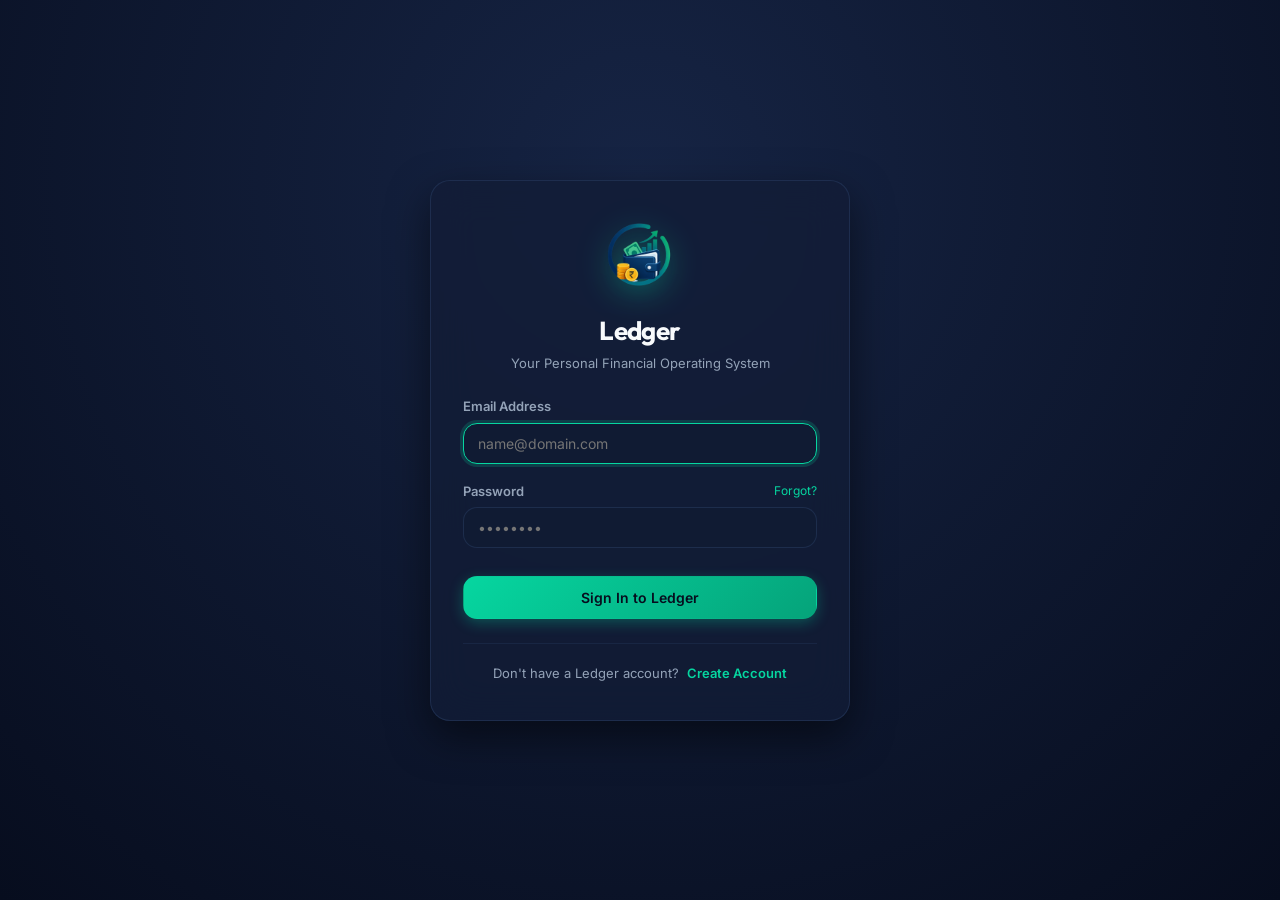
<file: templates/login.html>
<!DOCTYPE html>
<html lang="en" data-theme="dark">
<head>
  <meta charset="UTF-8">
  <meta name="viewport" content="width=device-width, initial-scale=1.0, viewport-fit=cover">
  <meta name="theme-color" content="#070D1E">
  <meta name="apple-mobile-web-app-capable" content="yes">
  <meta name="apple-mobile-web-app-status-bar-style" content="black-translucent">
  <title>Sign In - Ledger Financial OS</title>
  <link rel="icon" type="image/png" href="/static/icons/logo-32.png">
  <link rel="manifest" href="/static/manifest.json">
  <link rel="stylesheet" href="/static/css/ledger.css">
  <style>
    body {
      display: flex;
      align-items: center;
      justify-content: center;
      min-height: 100vh;
      min-height: 100dvh;
      background: radial-gradient(circle at 50% 20%, #162444, var(--brand-navy-deep));
      padding: 20px;
    }
    .auth-card {
      width: 100%;
      max-width: 420px;
      background: var(--brand-card);
      backdrop-filter: blur(20px);
      -webkit-backdrop-filter: blur(20px);
      border: 1px solid var(--brand-border);
      border-radius: var(--radius-lg);
      padding: 36px 32px;
      box-shadow: var(--shadow-lg);
      text-align: center;
    }
    .auth-logo {
      width: 72px;
      height: 72px;
      margin-bottom: 16px;
      filter: drop-shadow(0 6px 16px rgba(6, 214, 160, 0.4));
    }
    @media (max-width: 480px) {
      body {
        padding: 16px 12px;
      }
      .auth-card {
        padding: 24px 18px;
        border-radius: var(--radius-md);
      }
    }
  </style>
</head>
<body>

<div class="auth-card">
  <img src="/static/icons/logo-192.png" alt="Ledger Logo" class="auth-logo">
  <h1 style="font-size: 26px; margin-bottom: 4px;">Ledger</h1>
  <p style="font-size: 13px; color: var(--text-secondary); margin-bottom: 24px;">Your Personal Financial Operating System</p>

  <div id="auth-error" style="display:none; padding:10px; border-radius:var(--radius-sm); background:var(--brand-danger-bg); border:1px solid rgba(239,71,111,0.3); color:var(--brand-danger); font-size:12px; margin-bottom:16px;"></div>


  <form id="login-form" onsubmit="handleLogin(event)" style="text-align: left;">
    <div class="form-group">
      <label class="form-label">Email Address</label>
      <input type="email" id="email" class="form-control" placeholder="name@domain.com" required autofocus>
    </div>

    <div class="form-group">
      <div style="display:flex; justify-content:space-between; align-items:center;">
        <label class="form-label">Password</label>
        <a href="/reset-password" style="font-size:12px; color:var(--brand-teal); text-decoration:none;">Forgot?</a>
      </div>
      <input type="password" id="password" class="form-control" placeholder="••••••••" required>
    </div>

    <button type="submit" id="submit-btn" class="btn btn-primary" style="width: 100%; padding: 12px; font-size: 14px; margin-top: 10px;">
      Sign In to Ledger
    </button>
  </form>

  <div style="margin-top: 24px; padding-top: 20px; border-top: 1px solid var(--brand-border-subtle); font-size: 13px; color: var(--text-secondary);">
    Don't have a Ledger account?
    <a href="/register" style="color: var(--brand-teal); font-weight: 600; text-decoration: none; margin-left: 4px;">Create Account</a>
  </div>
</div>

<script src="/static/js/api.js"></script>
<script>
// Check for valid existing persistent session before showing login form
(async function checkExistingSession() {
  const token = window.LedgerAPI.getToken();
  if (token) {
    const card = document.querySelector('.auth-card');
    if (card) card.style.display = 'none';

    let splash = document.createElement('div');
    splash.id = 'auth-splash-loader';
    splash.style.cssText = 'display:flex; flex-direction:column; align-items:center; justify-content:center; gap:16px; min-height:300px;';
    splash.innerHTML = `
      <img src="/static/icons/logo-192.png" alt="Ledger" style="width:72px; height:72px; filter:drop-shadow(0 0 20px rgba(6,214,160,0.4));">
      <div style="font-size:18px; font-weight:700; color:#F8FAFC; letter-spacing:-0.02em;">Ledger</div>
      <div style="font-size:12px; color:#94A3B8; display:flex; align-items:center; gap:8px;">
        <div class="spinner" style="width:14px; height:14px; border-width:2px; margin:0;"></div>
        <span>Restoring your session...</span>
      </div>
    `;
    document.body.appendChild(splash);

    // Watchdog to prevent getting stuck
    const watchdog = setTimeout(() => {
      splash.remove();
      if (card) card.style.display = 'block';
    }, 2500);

    try {
      const authRes = await window.LedgerAuth.checkSession();
      clearTimeout(watchdog);
      if (authRes.authenticated) {
        window.location.replace('/#dashboard');
        return;
      }
    } catch (e) {
      clearTimeout(watchdog);
    }

    splash.remove();
    if (card) card.style.display = 'block';
  }
})();


async function handleLogin(e) {
  e.preventDefault();
  const email = document.getElementById('email').value.trim();
  const password = document.getElementById('password').value;
  const errorBox = document.getElementById('auth-error');
  const btn = document.getElementById('submit-btn');

  if (!email || !password) {
    errorBox.textContent = 'Please enter both your email address and password';
    errorBox.style.display = 'block';
    return;
  }

  errorBox.style.display = 'none';
  btn.disabled = true;
  btn.textContent = 'Signing you in...';

  try {
    // 1. Send authentication request & verify credentials
    await window.LedgerAuth.login(email, password);

    // 2. Transition loading state
    btn.textContent = 'Loading Ledger...';

    // 3. Pre-warm financial data
    try {
      await Promise.all([
        window.LedgerAPI.getOverview().catch(() => null),
        window.LedgerAPI.getHealth().catch(() => null)
      ]);
    } catch (e) {
      // Non-blocking pre-warm
    }

    // 4. Open the main Dashboard directly
    window.location.replace('/#dashboard');
  } catch (err) {
    errorBox.textContent = err.message || 'Invalid email or password';
    errorBox.style.display = 'block';
    btn.disabled = false;
    btn.textContent = 'Sign In to Ledger';
  }
}
</script>

</body>
</html>
</file>
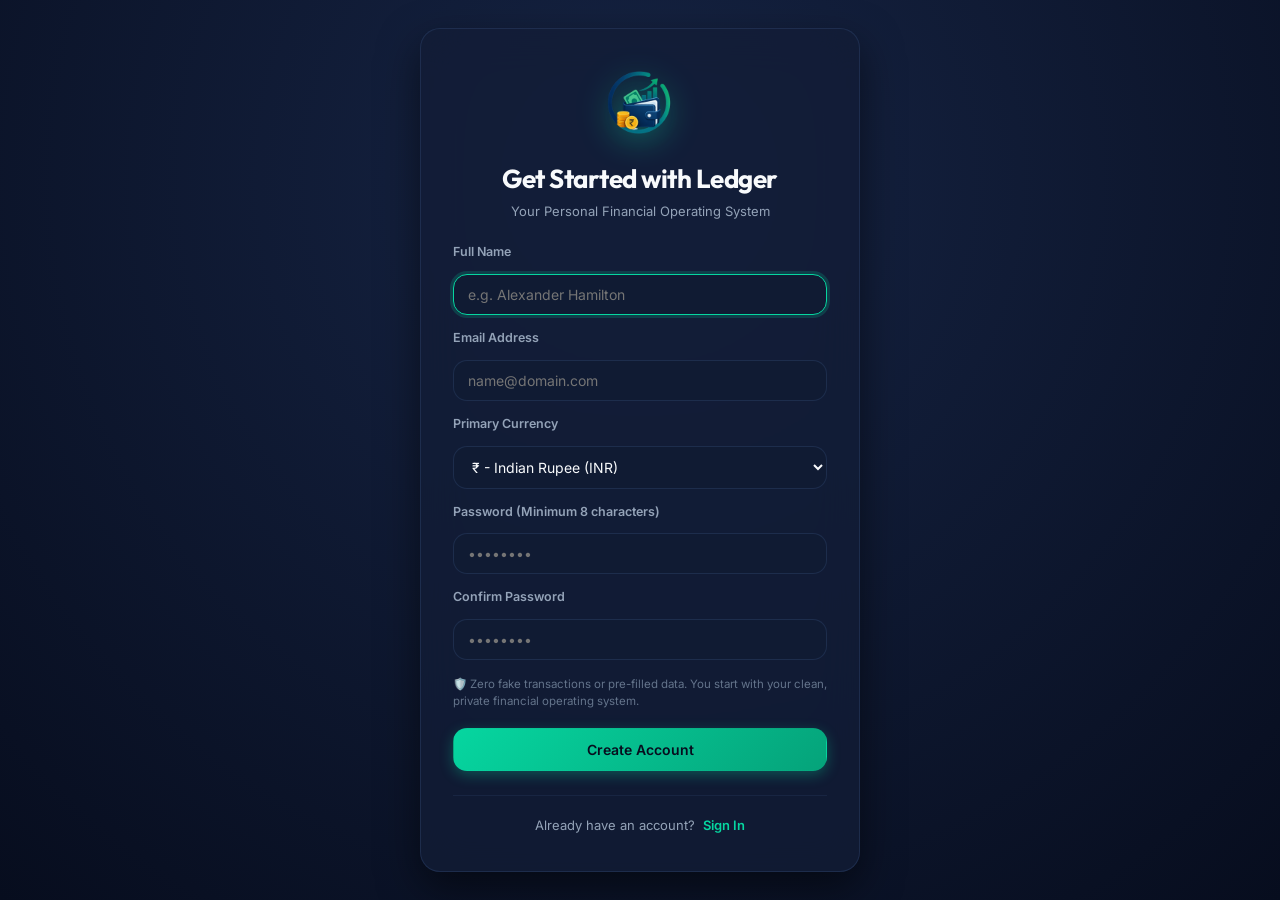
<file: templates/register.html>
<!DOCTYPE html>
<html lang="en" data-theme="dark">
<head>
  <meta charset="UTF-8">
  <meta name="viewport" content="width=device-width, initial-scale=1.0, viewport-fit=cover">
  <meta name="theme-color" content="#070D1E">
  <meta name="apple-mobile-web-app-capable" content="yes">
  <meta name="apple-mobile-web-app-status-bar-style" content="black-translucent">
  <title>Create Account - Ledger Financial OS</title>
  <link rel="icon" type="image/png" href="/static/icons/logo-32.png">
  <link rel="manifest" href="/static/manifest.json">
  <link rel="stylesheet" href="/static/css/ledger.css">
  <style>
    body {
      display: flex;
      align-items: center;
      justify-content: center;
      min-height: 100vh;
      min-height: 100dvh;
      background: radial-gradient(circle at 50% 20%, #162444, var(--brand-navy-deep));
      padding: 20px;
    }
    .auth-card {
      width: 100%;
      max-width: 440px;
      background: var(--brand-card);
      backdrop-filter: blur(20px);
      -webkit-backdrop-filter: blur(20px);
      border: 1px solid var(--brand-border);
      border-radius: var(--radius-lg);
      padding: 36px 32px;
      box-shadow: var(--shadow-lg);
      text-align: center;
      position: relative;
    }
    .auth-logo {
      width: 72px;
      height: 72px;
      margin-bottom: 16px;
      filter: drop-shadow(0 6px 16px rgba(6, 214, 160, 0.4));
    }
    .field-error {
      color: var(--brand-danger, #EF476F);
      font-size: 11.5px;
      margin-top: 4px;
      font-weight: 500;
      display: none;
    }
    .field-error.visible {
      display: block;
    }
    .input-invalid {
      border-color: var(--brand-danger, #EF476F) !important;
      box-shadow: 0 0 0 2px rgba(239, 71, 111, 0.2) !important;
    }
    .alert-banner {
      padding: 12px 14px;
      border-radius: var(--radius-sm);
      font-size: 13px;
      margin-bottom: 18px;
      text-align: left;
      line-height: 1.45;
    }
    .alert-danger {
      background: var(--brand-danger-bg, rgba(239, 71, 111, 0.12));
      border: 1px solid rgba(239, 71, 111, 0.35);
      color: #FFA5B8;
    }
    .alert-duplicate {
      background: rgba(245, 158, 11, 0.12);
      border: 1px solid rgba(245, 158, 11, 0.4);
      color: #FDE68A;
    }
    @media (max-width: 480px) {
      body {
        padding: 16px 12px;
      }
      .auth-card {
        padding: 24px 18px;
        border-radius: var(--radius-md);
      }
    }
  </style>
</head>
<body>

<div class="auth-card" id="register-card">
  <img src="/static/icons/logo-192.png" alt="Ledger Logo" class="auth-logo">
  <h1 style="font-size: 26px; margin-bottom: 4px; font-weight: 700; color: #F8FAFC; letter-spacing: -0.02em;">Get Started with Ledger</h1>
  <p style="font-size: 13px; color: var(--text-secondary); margin-bottom: 22px;">Your Personal Financial Operating System</p>

  <!-- Dynamic Alert Box -->
  <div id="auth-alert" style="display:none;"></div>

  <form id="register-form" onsubmit="handleRegister(event)" novalidate style="text-align: left;">
    <!-- Full Name -->
    <div class="form-group" style="margin-bottom: 14px;">
      <label class="form-label" for="full_name" style="font-size: 12.5px; font-weight: 600; color: var(--text-secondary); margin-bottom: 6px; display: block;">Full Name</label>
      <input type="text" id="full_name" class="form-control" placeholder="e.g. Alexander Hamilton" autocomplete="name" required autofocus>
      <div id="err-full-name" class="field-error"></div>
    </div>

    <!-- Email Address -->
    <div class="form-group" style="margin-bottom: 14px;">
      <label class="form-label" for="email" style="font-size: 12.5px; font-weight: 600; color: var(--text-secondary); margin-bottom: 6px; display: block;">Email Address</label>
      <input type="email" id="email" class="form-control" placeholder="name@domain.com" autocomplete="email" required>
      <div id="err-email" class="field-error"></div>
    </div>

    <!-- Currency -->
    <div class="form-group" style="margin-bottom: 14px;">
      <label class="form-label" for="currency" style="font-size: 12.5px; font-weight: 600; color: var(--text-secondary); margin-bottom: 6px; display: block;">Primary Currency</label>
      <select id="currency" class="form-control">
        <option value="₹">₹ - Indian Rupee (INR)</option>
        <option value="$">$ - US Dollar (USD)</option>
        <option value="€">€ - Euro (EUR)</option>
        <option value="£">£ - British Pound (GBP)</option>
        <option value="¥">¥ - Japanese Yen (JPY)</option>
        <option value="C$">C$ - Canadian Dollar (CAD)</option>
        <option value="A$">A$ - Australian Dollar (AUD)</option>
      </select>
    </div>

    <!-- Password -->
    <div class="form-group" style="margin-bottom: 14px;">
      <label class="form-label" for="password" style="font-size: 12.5px; font-weight: 600; color: var(--text-secondary); margin-bottom: 6px; display: block;">Password (Minimum 8 characters)</label>
      <input type="password" id="password" class="form-control" placeholder="••••••••" autocomplete="new-password" minlength="8" required>
      <div id="err-password" class="field-error"></div>
    </div>

    <!-- Confirm Password -->
    <div class="form-group" style="margin-bottom: 16px;">
      <label class="form-label" for="confirm_password" style="font-size: 12.5px; font-weight: 600; color: var(--text-secondary); margin-bottom: 6px; display: block;">Confirm Password</label>
      <input type="password" id="confirm_password" class="form-control" placeholder="••••••••" autocomplete="new-password" minlength="8" required>
      <div id="err-confirm-password" class="field-error"></div>
    </div>

    <div style="font-size: 11.5px; color: var(--text-muted); margin-bottom: 18px; line-height: 1.45;">
      🛡️ Zero fake transactions or pre-filled data. You start with your clean, private financial operating system.
    </div>

    <button type="submit" id="submit-btn" class="btn btn-primary" style="width: 100%; padding: 12px; font-size: 14px; font-weight: 600; display: flex; align-items: center; justify-content: center; gap: 8px;">
      <span id="submit-spinner" class="spinner" style="display:none; width:14px; height:14px; border-width:2px; margin:0;"></span>
      <span id="submit-btn-text">Create Account</span>
    </button>
  </form>

  <div style="margin-top: 24px; padding-top: 20px; border-top: 1px solid var(--brand-border-subtle); font-size: 13px; color: var(--text-secondary);">
    Already have an account?
    <a href="/login" id="link-signin" style="color: var(--brand-teal); font-weight: 600; text-decoration: none; margin-left: 4px;">Sign In</a>
  </div>
</div>

<script src="/static/js/api.js"></script>
<script>
// Explicit Form State Machine: 'idle' | 'submitting' | 'success' | 'error'
const FormState = {
  IDLE: 'idle',
  SUBMITTING: 'submitting',
  SUCCESS: 'success',
  ERROR: 'error'
};

let currentFormState = FormState.IDLE;

const fullNameInput = document.getElementById('full_name');
const emailInput = document.getElementById('email');
const currencySelect = document.getElementById('currency');
const passwordInput = document.getElementById('password');
const confirmPasswordInput = document.getElementById('confirm_password');
const submitBtn = document.getElementById('submit-btn');
const submitBtnText = document.getElementById('submit-btn-text');
const submitSpinner = document.getElementById('submit-spinner');
const alertBox = document.getElementById('auth-alert');

const errFullName = document.getElementById('err-full-name');
const errEmail = document.getElementById('err-email');
const errPassword = document.getElementById('err-password');
const errConfirmPassword = document.getElementById('err-confirm-password');

// Clear field errors dynamically on user input
[fullNameInput, emailInput, passwordInput, confirmPasswordInput].forEach(input => {
  input.addEventListener('input', () => {
    input.classList.remove('input-invalid');
    const fieldErr = document.getElementById('err-' + input.id.replace('_', '-'));
    if (fieldErr) {
      fieldErr.textContent = '';
      fieldErr.classList.remove('visible');
    }
  });
});

function setFieldError(input, errorElement, message) {
  input.classList.add('input-invalid');
  errorElement.textContent = message;
  errorElement.classList.add('visible');
}

function clearAllErrors() {
  [fullNameInput, emailInput, passwordInput, confirmPasswordInput].forEach(input => {
    input.classList.remove('input-invalid');
  });
  [errFullName, errEmail, errPassword, errConfirmPassword].forEach(el => {
    el.textContent = '';
    el.classList.remove('visible');
  });
  alertBox.style.display = 'none';
  alertBox.className = '';
  alertBox.innerHTML = '';
}

function setFormState(state) {
  currentFormState = state;
  const isPending = (state === FormState.SUBMITTING || state === FormState.SUCCESS);

  // Toggle inputs disabled state to prevent duplicate submissions
  fullNameInput.disabled = isPending;
  emailInput.disabled = isPending;
  currencySelect.disabled = isPending;
  passwordInput.disabled = isPending;
  confirmPasswordInput.disabled = isPending;
  submitBtn.disabled = isPending;

  switch (state) {
    case FormState.IDLE:
      submitSpinner.style.display = 'none';
      submitBtnText.textContent = 'Create Account';
      break;

    case FormState.SUBMITTING:
      submitSpinner.style.display = 'inline-block';
      submitBtnText.textContent = 'Creating your account...';
      break;

    case FormState.SUCCESS:
      submitSpinner.style.display = 'inline-block';
      submitBtnText.textContent = 'Account created. Loading Ledger...';
      break;

    case FormState.ERROR:
      submitSpinner.style.display = 'none';
      submitBtnText.textContent = 'Create Account';
      submitBtn.disabled = false;
      break;
  }
}

// Check for valid existing persistent session before showing register form
(async function checkExistingSession() {
  const token = window.LedgerAPI.getToken();
  if (token) {
    const card = document.getElementById('register-card');
    if (card) card.style.display = 'none';

    let splash = document.createElement('div');
    splash.id = 'auth-splash-loader';
    splash.style.cssText = 'display:flex; flex-direction:column; align-items:center; justify-content:center; gap:16px; min-height:300px;';
    splash.innerHTML = `
      <img src="/static/icons/logo-192.png" alt="Ledger" style="width:72px; height:72px; filter:drop-shadow(0 0 20px rgba(6,214,160,0.4));">
      <div style="font-size:18px; font-weight:700; color:#F8FAFC; letter-spacing:-0.02em;">Ledger</div>
      <div style="font-size:12px; color:#94A3B8; display:flex; align-items:center; gap:8px;">
        <div class="spinner" style="width:14px; height:14px; border-width:2px; margin:0;"></div>
        <span>Restoring your session...</span>
      </div>
    `;
    document.body.appendChild(splash);

    // Watchdog to prevent hanging
    const watchdog = setTimeout(() => {
      splash.remove();
      if (card) card.style.display = 'block';
    }, 2500);

    try {
      const authRes = await window.LedgerAuth.checkSession();
      clearTimeout(watchdog);
      if (authRes.authenticated) {
        console.log('[RegisterView] Existing session detected. Redirecting to Dashboard.');
        window.location.replace('/#dashboard');
        return;
      }
    } catch (e) {
      clearTimeout(watchdog);
    }

    splash.remove();
    if (card) card.style.display = 'block';
  }
})();

function validateForm() {
  clearAllErrors();
  let isValid = true;

  const fullName = fullNameInput.value.trim();
  const email = emailInput.value.trim();
  const password = passwordInput.value;
  const confirmPassword = confirmPasswordInput.value;

  // 1. Validate Full Name
  if (!fullName) {
    setFieldError(fullNameInput, errFullName, 'Please enter your full name');
    isValid = false;
  } else if (fullName.length < 2) {
    setFieldError(fullNameInput, errFullName, 'Full name must be at least 2 characters long');
    isValid = false;
  }

  // 2. Validate Email Address
  const emailRegex = /^[^@\s]+@[^@\s]+\.[^@\s]+$/;
  if (!email) {
    setFieldError(emailInput, errEmail, 'Please enter your email address');
    isValid = false;
  } else if (!emailRegex.test(email)) {
    setFieldError(emailInput, errEmail, 'Please provide a valid email address');
    isValid = false;
  }

  // 3. Validate Password
  if (!password) {
    setFieldError(passwordInput, errPassword, 'Please create a secure password');
    isValid = false;
  } else if (password.length < 8) {
    setFieldError(passwordInput, errPassword, 'Password must be at least 8 characters long');
    isValid = false;
  }

  // 4. Validate Confirm Password
  if (!confirmPassword) {
    setFieldError(confirmPasswordInput, errConfirmPassword, 'Please confirm your password');
    isValid = false;
  } else if (password && confirmPassword !== password) {
    setFieldError(confirmPasswordInput, errConfirmPassword, 'Passwords do not match');
    isValid = false;
  }

  return isValid;
}

async function handleRegister(e) {
  e.preventDefault();

  // Prevent duplicate submissions if already in-flight
  if (currentFormState === FormState.SUBMITTING || currentFormState === FormState.SUCCESS) {
    console.warn('[RegisterView] Duplicate submission blocked.');
    return;
  }

  // Client-side validation before sending request
  if (!validateForm()) {
    return;
  }

  const full_name = fullNameInput.value.trim();
  const email = emailInput.value.trim().toLowerCase();
  const currency = currencySelect.value;
  const password = passwordInput.value;

  // Transition to SUBMITTING state
  setFormState(FormState.SUBMITTING);
  console.log('[RegisterView] Registration request dispatched for email:', email);

  try {
    // 1. Send registration request to backend & establish persistent session
    const authResult = await window.LedgerAuth.register(full_name, email, password, currency);
    console.log('[RegisterView] Backend registration succeeded. User ID:', authResult.user && authResult.user.id);

    // 2. Transition to SUCCESS state: "Account created. Loading Ledger..."
    setFormState(FormState.SUCCESS);

    // 3. Pre-warm initial financial overview data (non-blocking)
    try {
      await Promise.all([
        window.LedgerAPI.getOverview().catch(() => null),
        window.LedgerAPI.getCategories().catch(() => null)
      ]);
    } catch (preWarmErr) {
      console.warn('[RegisterView] Data pre-warm non-critical warning:', preWarmErr.message);
    }

    // 4. Redirect to Dashboard
    console.log('[RegisterView] Navigating to Dashboard: /#dashboard');
    window.location.replace('/#dashboard');

  } catch (err) {
    console.error('[RegisterView] Registration error caught:', err.message);

    // Stop the loading state immediately and transition to ERROR state
    setFormState(FormState.ERROR);

    const isDuplicate = (err.status === 409) || (err.message && err.message.toLowerCase().includes('already exists'));

    if (isDuplicate) {
      // Duplicate account handling
      setFieldError(emailInput, errEmail, 'An account with this email address already exists');
      alertBox.className = 'alert-banner alert-duplicate';
      alertBox.innerHTML = `
        <div style="font-weight: 700; margin-bottom: 6px;">An account with this email already exists. Please sign in instead.</div>
        <div style="margin-top: 10px;">
          <a href="/login" id="alert-signin-btn" class="btn btn-primary" style="display:inline-block; text-decoration:none; padding:6px 14px; font-size:12px; font-weight:600;">
            Sign In to Your Account
          </a>
        </div>
      `;
      alertBox.style.display = 'block';
    } else {
      // General or Network / Timeout / Validation / Server Error
      alertBox.className = 'alert-banner alert-danger';
      alertBox.textContent = err.message || 'An unexpected error occurred during account creation. Please try again.';
      alertBox.style.display = 'block';
    }
  }
}
</script>

</body>
</html>
</file>
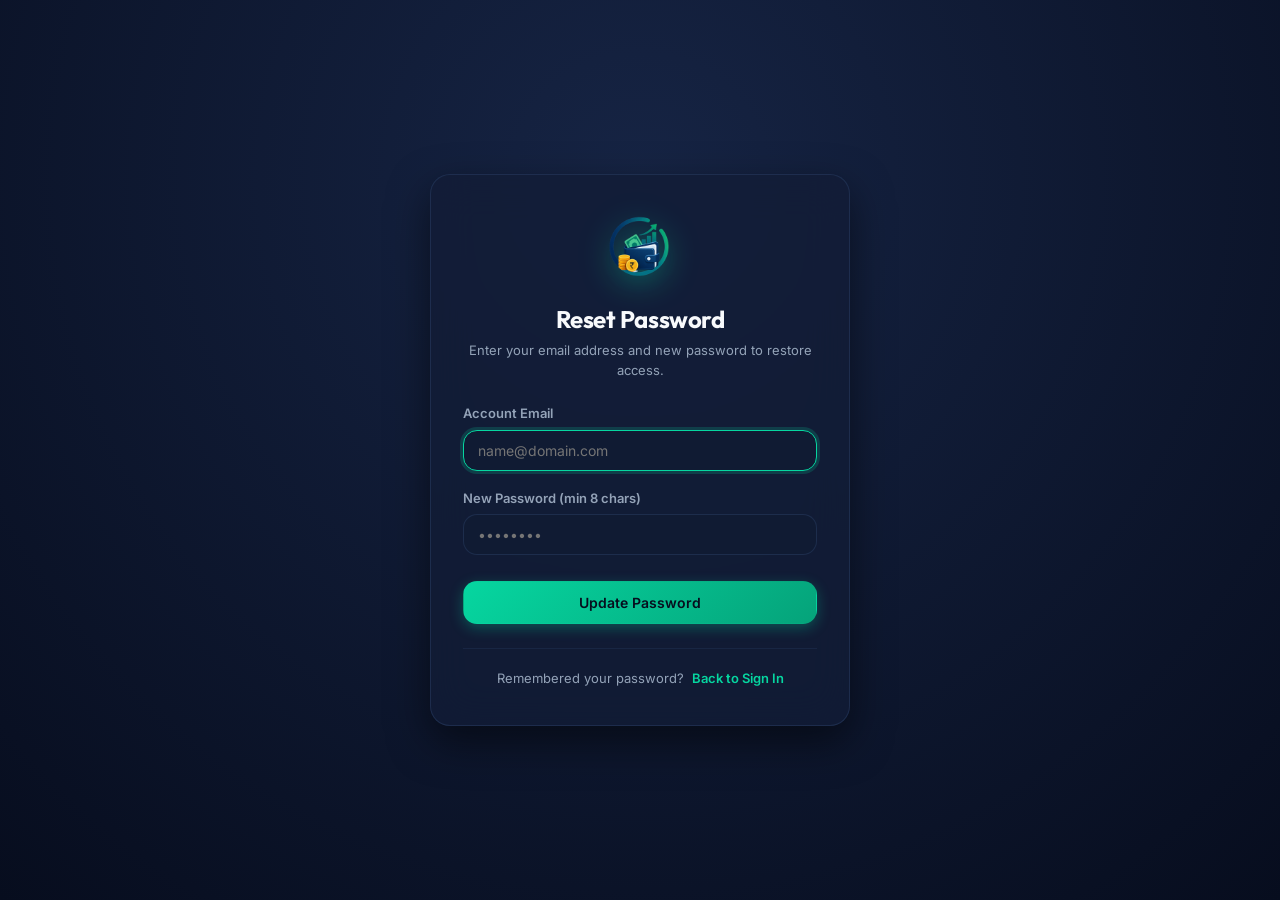
<file: templates/reset_password.html>
<!DOCTYPE html>
<html lang="en" data-theme="dark">
<head>
  <meta charset="UTF-8">
  <meta name="viewport" content="width=device-width, initial-scale=1.0">
  <title>Reset Password - Ledger Financial OS</title>
  <link rel="icon" type="image/png" href="/static/icons/logo-32.png">
  <link rel="stylesheet" href="/static/css/ledger.css">
  <style>
    body {
      display: flex;
      align-items: center;
      justify-content: center;
      min-height: 100vh;
      background: radial-gradient(circle at 50% 20%, #162444, var(--brand-navy-deep));
      padding: 20px;
    }
    .auth-card {
      width: 100%;
      max-width: 420px;
      background: var(--brand-card);
      backdrop-filter: blur(20px);
      -webkit-backdrop-filter: blur(20px);
      border: 1px solid var(--brand-border);
      border-radius: var(--radius-lg);
      padding: 36px 32px;
      box-shadow: var(--shadow-lg);
      text-align: center;
    }
    .auth-logo {
      width: 68px;
      height: 68px;
      margin-bottom: 16px;
      filter: drop-shadow(0 6px 16px rgba(6, 214, 160, 0.4));
    }
  </style>
</head>
<body>

<div class="auth-card">
  <img src="/static/icons/logo-192.png" alt="Ledger Logo" class="auth-logo">
  <h1 style="font-size: 24px; margin-bottom: 4px;">Reset Password</h1>
  <p style="font-size: 13px; color: var(--text-secondary); margin-bottom: 24px;">Enter your email address and new password to restore access.</p>

  <div id="status-box" style="display:none; padding:10px; border-radius:var(--radius-sm); font-size:12px; margin-bottom:16px;"></div>

  <form id="reset-form" onsubmit="handleReset(event)" style="text-align: left;">
    <div class="form-group">
      <label class="form-label">Account Email</label>
      <input type="email" id="email" class="form-control" placeholder="name@domain.com" required autofocus>
    </div>

    <div class="form-group">
      <label class="form-label">New Password (min 8 chars)</label>
      <input type="password" id="new_password" class="form-control" placeholder="••••••••" minlength="8" required>
    </div>

    <button type="submit" id="submit-btn" class="btn btn-primary" style="width: 100%; padding: 12px; font-size: 14px; margin-top: 8px;">
      Update Password
    </button>
  </form>

  <div style="margin-top: 24px; padding-top: 20px; border-top: 1px solid var(--brand-border-subtle); font-size: 13px; color: var(--text-secondary);">
    Remembered your password?
    <a href="/login" style="color: var(--brand-teal); font-weight: 600; text-decoration: none; margin-left: 4px;">Back to Sign In</a>
  </div>
</div>

<script src="/static/js/api.js"></script>
<script>
async function handleReset(e) {
  e.preventDefault();
  const email = document.getElementById('email').value.trim();
  const new_password = document.getElementById('new_password').value;
  const statusBox = document.getElementById('status-box');
  const btn = document.getElementById('submit-btn');

  statusBox.style.display = 'none';
  btn.disabled = true;

  try {
    const res = await window.LedgerAPI.request('/api/auth/reset-password', {
      method: 'POST',
      body: JSON.stringify({ email, new_password })
    });
    statusBox.style.display = 'block';
    statusBox.style.background = 'var(--brand-teal-glow)';
    statusBox.style.border = '1px solid var(--brand-teal)';
    statusBox.style.color = 'var(--brand-teal)';
    statusBox.textContent = res.message || 'Password updated successfully!';
    setTimeout(() => { window.location.href = '/login'; }, 1500);
  } catch (err) {
    statusBox.style.display = 'block';
    statusBox.style.background = 'var(--brand-danger-bg)';
    statusBox.style.border = '1px solid var(--brand-danger)';
    statusBox.style.color = 'var(--brand-danger)';
    statusBox.textContent = err.message || 'Failed to update password';
    btn.disabled = false;
  }
}
</script>

</body>
</html>
</file>
<file: static/css/ledger.css>
/* ==========================================================================
   LEDGER DESIGN SYSTEM - YOUR PERSONAL FINANCIAL OPERATING SYSTEM
   Vanilla CSS - Dark & Light Fintech Theme complementing the official Ledger Logo
   ========================================================================== */

@import url('https://fonts.googleapis.com/css2?family=Inter:wght@400;500;600;700&family=Outfit:wght@500;600;700;800&display=swap');

:root {
  /* Dark Theme (Default) */
  --font-heading: 'Outfit', -apple-system, BlinkMacSystemFont, 'Segoe UI', sans-serif;
  --font-body: 'Inter', -apple-system, BlinkMacSystemFont, 'Segoe UI', sans-serif;

  /* Brand Palette from Ledger Logo */
  --brand-navy-deep: #070D1E;
  --brand-navy: #0A1226;
  --brand-surface: #101B33;
  --brand-surface-elevated: #162444;
  --brand-card: rgba(18, 29, 54, 0.78);
  --brand-card-hover: rgba(24, 38, 70, 0.9);
  --brand-border: rgba(45, 68, 108, 0.45);
  --brand-border-subtle: rgba(45, 68, 108, 0.25);

  --brand-teal: #06D6A0;
  --brand-teal-light: #26E8B6;
  --brand-teal-dark: #05A37A;
  --brand-teal-glow: rgba(6, 214, 160, 0.18);

  --brand-cyan: #00F5D4;
  --brand-blue: #3A86FF;
  --brand-purple: #8338EC;
  --brand-coral: #FF70A6;
  --brand-amber: #FFD166;
  --brand-danger: #EF476F;
  --brand-danger-bg: rgba(239, 71, 111, 0.14);

  --text-primary: #F8FAFC;
  --text-secondary: #94A3B8;
  --text-muted: #64748B;
  --text-inverse: #0A1226;

  --shadow-sm: 0 2px 6px rgba(0, 0, 0, 0.25);
  --shadow-md: 0 8px 24px rgba(0, 0, 0, 0.35);
  --shadow-lg: 0 16px 40px rgba(0, 0, 0, 0.5);
  --shadow-glow: 0 0 24px rgba(6, 214, 160, 0.25);

  --radius-sm: 8px;
  --radius-md: 14px;
  --radius-lg: 20px;
  --radius-full: 9999px;

  --sidebar-width: 260px;
  --header-height: 72px;
  --mobile-header-height: 56px;
  --mobile-nav-height: 62px;
  --safe-area-top: env(safe-area-inset-top, 0px);
  --safe-area-bottom: env(safe-area-inset-bottom, 0px);

  --transition-fast: 0.15s cubic-bezier(0.4, 0, 0.2, 1);
  --transition-normal: 0.25s cubic-bezier(0.4, 0, 0.2, 1);
}

/* Light Theme Variables */
[data-theme="light"] {
  --brand-navy-deep: #F1F5F9;
  --brand-navy: #FFFFFF;
  --brand-surface: #F8FAFC;
  --brand-surface-elevated: #FFFFFF;
  --brand-card: rgba(255, 255, 255, 0.95);
  --brand-card-hover: #FFFFFF;
  --brand-border: #E2E8F0;
  --brand-border-subtle: #EDF2F7;

  --brand-teal: #059669;
  --brand-teal-light: #10B981;
  --brand-teal-glow: rgba(5, 150, 105, 0.12);

  --text-primary: #0F172A;
  --text-secondary: #475569;
  --text-muted: #94A3B8;
  --text-inverse: #FFFFFF;

  --shadow-sm: 0 1px 3px rgba(0, 0, 0, 0.06);
  --shadow-md: 0 8px 20px rgba(0, 0, 0, 0.08);
  --shadow-lg: 0 16px 36px rgba(0, 0, 0, 0.1);
  --shadow-glow: 0 0 20px rgba(5, 150, 105, 0.15);
}

/* Reset & Base */
*, *::before, *::after {
  box-sizing: border-box;
  margin: 0;
  padding: 0;
}

body {
  font-family: var(--font-body);
  background-color: var(--brand-navy-deep);
  color: var(--text-primary);
  line-height: 1.5;
  min-height: 100vh;
  -webkit-font-smoothing: antialiased;
  overflow-x: hidden;
}

h1, h2, h3, h4, h5, h6 {
  font-family: var(--font-heading);
  font-weight: 700;
  letter-spacing: -0.02em;
  color: var(--text-primary);
}

/* Privacy Mode Masking */
body.privacy-active .privacy-mask {
  filter: blur(8px);
  user-select: none;
  cursor: default;
  transition: filter var(--transition-fast);
}

/* App Shell Layout */
.app-layout {
  display: flex;
  min-height: 100vh;
  position: relative;
}

/* Sidebar */
.app-sidebar {
  width: var(--sidebar-width);
  background: var(--brand-navy);
  border-right: 1px solid var(--brand-border);
  display: flex;
  flex-direction: column;
  position: fixed;
  top: 0;
  bottom: 0;
  left: 0;
  z-index: 40;
  padding: 24px 18px;
  transition: transform var(--transition-normal);
}

.brand-header {
  display: flex;
  align-items: center;
  gap: 12px;
  padding-bottom: 24px;
  border-bottom: 1px solid var(--brand-border-subtle);
  margin-bottom: 20px;
  text-decoration: none;
}

.brand-logo-img {
  width: 42px;
  height: 42px;
  object-fit: contain;
  filter: drop-shadow(0 4px 10px rgba(6, 214, 160, 0.35));
}

.brand-wordmark-container {
  display: flex;
  flex-direction: column;
}

.brand-wordmark {
  font-family: var(--font-heading);
  font-size: 22px;
  font-weight: 800;
  letter-spacing: -0.03em;
  color: var(--text-primary);
  display: flex;
  align-items: center;
  gap: 6px;
}

.brand-wordmark-accent {
  color: var(--brand-teal);
}

.brand-tagline {
  font-size: 11px;
  font-weight: 500;
  color: var(--text-muted);
  text-transform: uppercase;
  letter-spacing: 0.08em;
}

/* Sidebar Navigation */
.nav-section {
  display: flex;
  flex-direction: column;
  gap: 4px;
  flex: 1;
  overflow-y: auto;
}

.nav-link {
  display: flex;
  align-items: center;
  gap: 12px;
  padding: 10px 14px;
  border-radius: var(--radius-md);
  color: var(--text-secondary);
  text-decoration: none;
  font-size: 14px;
  font-weight: 500;
  transition: all var(--transition-fast);
  cursor: pointer;
}

.nav-link:hover {
  color: var(--text-primary);
  background: var(--brand-surface-elevated);
}

.nav-link.active {
  color: var(--brand-teal);
  background: var(--brand-teal-glow);
  font-weight: 600;
  border: 1px solid rgba(6, 214, 160, 0.25);
}

.nav-icon {
  width: 20px;
  height: 20px;
  display: flex;
  align-items: center;
  justify-content: center;
  flex-shrink: 0;
}

.nav-icon svg {
  width: 18px;
  height: 18px;
  stroke-width: 2;
  stroke: currentColor;
  fill: none;
}

/* Sidebar Footer */
.sidebar-footer {
  padding-top: 16px;
  border-top: 1px solid var(--brand-border-subtle);
  display: flex;
  flex-direction: column;
  gap: 10px;
}

.user-snippet {
  display: flex;
  align-items: center;
  gap: 10px;
  padding: 8px 10px;
  border-radius: var(--radius-md);
  background: var(--brand-surface);
}

.user-avatar {
  width: 34px;
  height: 34px;
  border-radius: var(--radius-full);
  background: linear-gradient(135deg, var(--brand-teal), var(--brand-blue));
  display: flex;
  align-items: center;
  justify-content: center;
  font-weight: 700;
  font-size: 14px;
  color: #070D1E;
}

.user-info {
  display: flex;
  flex-direction: column;
  overflow: hidden;
}

.user-name {
  font-size: 13px;
  font-weight: 600;
  color: var(--text-primary);
  white-space: nowrap;
  text-overflow: ellipsis;
  overflow: hidden;
}

.user-email {
  font-size: 11px;
  color: var(--text-muted);
  white-space: nowrap;
  text-overflow: ellipsis;
  overflow: hidden;
}

/* Main Content Area */
.app-main {
  margin-left: var(--sidebar-width);
  flex: 1;
  display: flex;
  flex-direction: column;
  min-height: 100vh;
}

/* Top App Header */
.app-header {
  height: var(--header-height);
  background: rgba(10, 18, 38, 0.7);
  backdrop-filter: blur(16px);
  -webkit-backdrop-filter: blur(16px);
  border-bottom: 1px solid var(--brand-border);
  position: sticky;
  top: 0;
  z-index: 30;
  display: flex;
  align-items: center;
  justify-content: space-between;
  padding: 0 32px;
}

.header-left {
  display: flex;
  align-items: center;
  gap: 20px;
}

.mobile-menu-trigger {
  display: none;
  background: none;
  border: none;
  color: var(--text-primary);
  cursor: pointer;
  padding: 6px;
}

.global-search-container {
  position: relative;
  width: 340px;
}

.global-search-input {
  width: 100%;
  padding: 10px 14px 10px 38px;
  background: var(--brand-surface);
  border: 1px solid var(--brand-border);
  border-radius: var(--radius-full);
  color: var(--text-primary);
  font-size: 13px;
  outline: none;
  transition: all var(--transition-fast);
}

.global-search-input:focus {
  border-color: var(--brand-teal);
  box-shadow: 0 0 0 3px var(--brand-teal-glow);
}

.global-search-icon {
  position: absolute;
  left: 14px;
  top: 50%;
  transform: translateY(-50%);
  color: var(--text-muted);
  pointer-events: none;
}

.header-actions {
  display: flex;
  align-items: center;
  gap: 12px;
}

/* Buttons */
.btn {
  display: inline-flex;
  align-items: center;
  justify-content: center;
  gap: 8px;
  padding: 9px 18px;
  border-radius: var(--radius-md);
  font-family: var(--font-body);
  font-size: 13px;
  font-weight: 600;
  border: 1px solid transparent;
  cursor: pointer;
  text-decoration: none;
  transition: all var(--transition-fast);
}

.btn-primary {
  background: linear-gradient(135deg, var(--brand-teal), var(--brand-teal-dark));
  color: #070D1E;
  box-shadow: 0 4px 14px rgba(6, 214, 160, 0.3);
}

.btn-primary:hover {
  box-shadow: 0 6px 20px rgba(6, 214, 160, 0.45);
  transform: translateY(-1px);
}

.btn-secondary {
  background: var(--brand-surface-elevated);
  color: var(--text-primary);
  border-color: var(--brand-border);
}

.btn-secondary:hover {
  background: rgba(45, 68, 108, 0.35);
  border-color: var(--text-muted);
}

.btn-icon {
  padding: 9px;
  border-radius: var(--radius-md);
  background: var(--brand-surface);
  color: var(--text-secondary);
  border: 1px solid var(--brand-border);
}

.btn-icon:hover {
  color: var(--text-primary);
  background: var(--brand-surface-elevated);
}

.btn-icon.active {
  color: var(--brand-teal);
  background: var(--brand-teal-glow);
  border-color: var(--brand-teal);
}

/* Page Container */
.page-container {
  padding: 32px;
  max-width: 1400px;
  width: 100%;
  margin: 0 auto;
}

/* Cards & Layout */
.card {
  background: var(--brand-card);
  backdrop-filter: blur(12px);
  -webkit-backdrop-filter: blur(12px);
  border: 1px solid var(--brand-border);
  border-radius: var(--radius-lg);
  padding: 24px;
  box-shadow: var(--shadow-sm);
  transition: all var(--transition-fast);
}

.card:hover {
  border-color: rgba(6, 214, 160, 0.3);
}

.grid-cols-4 {
  display: grid;
  grid-template-columns: repeat(4, 1fr);
  gap: 20px;
}

.grid-cols-3 {
  display: grid;
  grid-template-columns: repeat(3, 1fr);
  gap: 20px;
}

.grid-cols-2 {
  display: grid;
  grid-template-columns: repeat(2, 1fr);
  gap: 20px;
}

/* Metric Card */
.metric-card {
  display: flex;
  flex-direction: column;
  gap: 8px;
}

.metric-label {
  font-size: 12px;
  font-weight: 600;
  text-transform: uppercase;
  letter-spacing: 0.05em;
  color: var(--text-secondary);
  display: flex;
  align-items: center;
  justify-content: space-between;
}

.metric-value {
  font-family: var(--font-heading);
  font-size: 28px;
  font-weight: 700;
  color: var(--text-primary);
}

.metric-trend {
  display: inline-flex;
  align-items: center;
  gap: 4px;
  font-size: 12px;
  font-weight: 600;
}

.trend-up { color: var(--brand-teal); }
.trend-down { color: var(--brand-danger); }
.trend-neutral { color: var(--text-muted); }

/* Badges */
.badge {
  display: inline-flex;
  align-items: center;
  gap: 5px;
  padding: 3px 9px;
  border-radius: var(--radius-full);
  font-size: 11px;
  font-weight: 600;
  text-transform: uppercase;
  letter-spacing: 0.04em;
}

.badge-success {
  background: rgba(6, 214, 160, 0.15);
  color: var(--brand-teal);
  border: 1px solid rgba(6, 214, 160, 0.3);
}

.badge-warning {
  background: rgba(255, 209, 102, 0.15);
  color: var(--brand-amber);
  border: 1px solid rgba(255, 209, 102, 0.3);
}

.badge-danger {
  background: rgba(239, 71, 111, 0.15);
  color: var(--brand-danger);
  border: 1px solid rgba(239, 71, 111, 0.3);
}

.badge-info {
  background: rgba(58, 134, 255, 0.15);
  color: var(--brand-blue);
  border: 1px solid rgba(58, 134, 255, 0.3);
}

/* Modals */
.modal-overlay {
  position: fixed;
  top: 0;
  left: 0;
  right: 0;
  bottom: 0;
  background: rgba(7, 13, 30, 0.82);
  backdrop-filter: blur(8px);
  -webkit-backdrop-filter: blur(8px);
  z-index: 100;
  display: flex;
  align-items: center;
  justify-content: center;
  padding: 20px;
  animation: fadeIn 0.2s ease-out;
}

.modal-content {
  background: var(--brand-navy);
  border: 1px solid var(--brand-border);
  border-radius: var(--radius-lg);
  max-width: 580px;
  width: 100%;
  max-height: 90vh;
  overflow-y: auto;
  box-shadow: var(--shadow-lg);
  animation: slideUp 0.25s cubic-bezier(0.16, 1, 0.3, 1);
}

.modal-header {
  padding: 20px 24px;
  border-bottom: 1px solid var(--brand-border);
  display: flex;
  align-items: center;
  justify-content: space-between;
}

.modal-title {
  font-size: 18px;
  font-weight: 700;
}

.modal-close {
  background: none;
  border: none;
  color: var(--text-muted);
  cursor: pointer;
  padding: 4px;
  border-radius: var(--radius-sm);
}

.modal-close:hover {
  color: var(--text-primary);
}

.modal-body {
  padding: 24px;
}

.modal-footer {
  padding: 16px 24px;
  border-top: 1px solid var(--brand-border);
  display: flex;
  align-items: center;
  justify-content: flex-end;
  gap: 12px;
}

/* Form Controls */
.form-group {
  margin-bottom: 18px;
  display: flex;
  flex-direction: column;
  gap: 6px;
}

.form-label {
  font-size: 13px;
  font-weight: 600;
  color: var(--text-secondary);
}

.form-control {
  width: 100%;
  padding: 11px 14px;
  background: var(--brand-surface);
  border: 1px solid var(--brand-border);
  border-radius: var(--radius-md);
  color: var(--text-primary);
  font-size: 14px;
  font-family: var(--font-body);
  outline: none;
  transition: border-color var(--transition-fast);
}

.form-control:focus {
  border-color: var(--brand-teal);
  box-shadow: 0 0 0 3px var(--brand-teal-glow);
}

/* Empty States */
.empty-state {
  display: flex;
  flex-direction: column;
  align-items: center;
  justify-content: center;
  text-align: center;
  padding: 48px 24px;
  background: var(--brand-surface);
  border: 1px dashed var(--brand-border);
  border-radius: var(--radius-lg);
}

.empty-state-logo {
  width: 68px;
  height: 68px;
  margin-bottom: 16px;
  opacity: 0.9;
  filter: drop-shadow(0 6px 14px rgba(6, 214, 160, 0.3));
}

.empty-state-title {
  font-size: 18px;
  font-weight: 700;
  margin-bottom: 6px;
  color: var(--text-primary);
}

.empty-state-desc {
  font-size: 13px;
  color: var(--text-secondary);
  max-width: 380px;
  margin-bottom: 20px;
  line-height: 1.5;
}

/* ==========================================================================
   MOBILE-FIRST NAVIGATION & BOTTOM SHEET SYSTEM
   ========================================================================== */

/* Mobile Bottom Navigation (5 Primary Sections) */
.mobile-bottom-nav {
  display: none;
  position: fixed;
  bottom: 0;
  left: 0;
  right: 0;
  height: calc(var(--mobile-nav-height) + var(--safe-area-bottom));
  background: rgba(10, 18, 38, 0.96);
  backdrop-filter: blur(20px);
  -webkit-backdrop-filter: blur(20px);
  border-top: 1px solid var(--brand-border);
  z-index: 100;
  justify-content: space-around;
  align-items: flex-start;
  padding: 6px 8px var(--safe-area-bottom) 8px;
  box-shadow: 0 -4px 20px rgba(0, 0, 0, 0.4);
}

.mobile-nav-item {
  display: flex;
  flex-direction: column;
  align-items: center;
  justify-content: center;
  gap: 3px;
  color: var(--text-muted);
  text-decoration: none;
  font-size: 11px;
  font-weight: 600;
  padding: 6px 8px;
  min-width: 54px;
  border-radius: var(--radius-sm);
  transition: all var(--transition-fast);
  -webkit-tap-highlight-color: transparent;
}

.mobile-nav-item svg {
  width: 20px;
  height: 20px;
  stroke: currentColor;
  stroke-width: 2;
  fill: none;
  transition: transform var(--transition-fast);
}

/* Visibility Utilities */
.mobile-only { display: none !important; }
.desktop-only { display: block !important; }

@media (max-width: 767px) {
  .mobile-only { display: block !important; }
  .desktop-only { display: none !important; }
}

.mobile-nav-item:active svg {
  transform: scale(0.9);
}

.mobile-nav-item.active {
  color: var(--brand-teal);
}

/* Prominent Central Add Button */
.mobile-nav-add-wrap {
  display: flex;
  flex-direction: column;
  align-items: center;
  margin-top: -16px;
  text-decoration: none;
  -webkit-tap-highlight-color: transparent;
}

.mobile-nav-add-btn {
  width: 48px;
  height: 48px;
  border-radius: var(--radius-full);
  background: linear-gradient(135deg, var(--brand-teal), #00F5D4);
  color: #070D1E;
  display: flex;
  align-items: center;
  justify-content: center;
  box-shadow: 0 4px 18px rgba(6, 214, 160, 0.45);
  border: 3px solid var(--brand-navy-deep);
  cursor: pointer;
  transition: transform var(--transition-fast), box-shadow var(--transition-fast);
}

.mobile-nav-add-btn svg {
  width: 24px;
  height: 24px;
  stroke: #070D1E;
  stroke-width: 2.5;
}

.mobile-nav-add-btn:active {
  transform: scale(0.92);
  box-shadow: 0 2px 8px rgba(6, 214, 160, 0.3);
}

.mobile-nav-add-label {
  font-size: 10px;
  font-weight: 700;
  color: var(--text-muted);
  margin-top: 2px;
}

/* Mobile Header View Title */
.mobile-header-title-bar {
  display: none;
  align-items: center;
  gap: 10px;
  flex: 1;
  overflow: hidden;
}

.mobile-header-title {
  font-size: 16px;
  font-weight: 700;
  color: var(--text-primary);
  white-space: nowrap;
  overflow: hidden;
  text-overflow: ellipsis;
}

/* Animations */
@keyframes fadeIn {
  from { opacity: 0; }
  to { opacity: 1; }
}

@keyframes slideUp {
  from { opacity: 0; transform: translateY(16px); }
  to { opacity: 1; transform: translateY(0); }
}

@keyframes slideUpBottom {
  from { transform: translateY(100%); }
  to { transform: translateY(0); }
}

/* ==========================================================================
   RESPONSIVE BREAKPOINTS (MOBILE-FIRST SCALE)
   ========================================================================== */

/* Tablet & Mobile (< 1024px) */
@media (max-width: 1023px) {
  .app-sidebar {
    transform: translateX(-100%);
    box-shadow: none;
  }

  .app-sidebar.open {
    transform: translateX(0);
    box-shadow: var(--shadow-lg);
  }

  .app-main {
    margin-left: 0;
    padding-bottom: calc(var(--mobile-nav-height) + var(--safe-area-bottom) + 24px);
  }

  .mobile-menu-trigger {
    display: flex;
    align-items: center;
    justify-content: center;
    width: 40px;
    height: 40px;
  }

  .mobile-bottom-nav {
    display: flex;
  }

  .global-search-container {
    width: 200px;
  }

  .page-container {
    padding: 20px 16px;
  }

  .grid-cols-4 {
    grid-template-columns: repeat(2, 1fr);
  }

  .grid-cols-3, .grid-cols-2 {
    grid-template-columns: 1fr;
  }
}

/* Mobile Standard (< 768px) */
@media (max-width: 767px) {
  :root {
    --header-height: 58px;
  }

  .app-header {
    height: calc(var(--mobile-header-height) + var(--safe-area-top));
    padding: var(--safe-area-top) 14px 0 14px;
    background: rgba(10, 18, 38, 0.95);
  }

  .mobile-header-title-bar {
    display: flex;
  }

  .global-search-container {
    display: none;
  }

  .mobile-search-btn {
    display: flex !important;
  }

  .desktop-add-btn {
    display: none !important;
  }

  .page-container {
    padding: 16px 12px;
  }

  /* Modal to Bottom Sheet Conversion */
  .modal-overlay {
    align-items: flex-end;
    padding: 0;
  }

  .modal-content {
    width: 100% !important;
    max-width: 100% !important;
    border-radius: 22px 22px 0 0 !important;
    max-height: 92vh !important;
    max-height: 92dvh !important;
    margin: 0 !important;
    border-bottom: none !important;
    animation: slideUpBottom 0.25s cubic-bezier(0.16, 1, 0.3, 1) !important;
    padding-bottom: calc(16px + var(--safe-area-bottom)) !important;
  }

  .modal-drag-handle {
    width: 42px;
    height: 5px;
    background: var(--brand-border);
    border-radius: var(--radius-full);
    margin: 6px auto 14px auto;
    display: block;
  }

  /* Responsive Form Touch Ergonomics */
  .form-control, select.form-control {
    font-size: 16px; /* Prevents auto-zoom in Safari iOS */
    padding: 12px 14px;
    min-height: 46px;
  }

  .btn {
    min-height: 44px;
    padding: 10px 16px;
    font-size: 13px;
  }

  /* Cards Padding on Mobile */
  .card {
    padding: 16px 14px;
    border-radius: var(--radius-md);
  }
}

/* Small Mobile (< 480px) */
@media (max-width: 479px) {
  .grid-cols-4, .grid-cols-2 {
    grid-template-columns: 1fr;
  }

  .page-container {
    padding: 12px 10px;
  }

  .card {
    padding: 14px 12px;
  }

  .stat-card-value {
    font-size: 22px;
  }
}

/* Extra Small Phones (< 360px) */
@media (max-width: 359px) {
  .mobile-bottom-nav {
    padding: 4px 4px var(--safe-area-bottom) 4px;
  }

  .mobile-nav-item {
    font-size: 10px;
    padding: 4px 6px;
    min-width: 48px;
  }

  .mobile-nav-add-btn {
    width: 44px;
    height: 44px;
  }

  .stat-card-value {
    font-size: 20px;
  }

  .page-container {
    padding: 10px 8px;
  }
}
</file>
